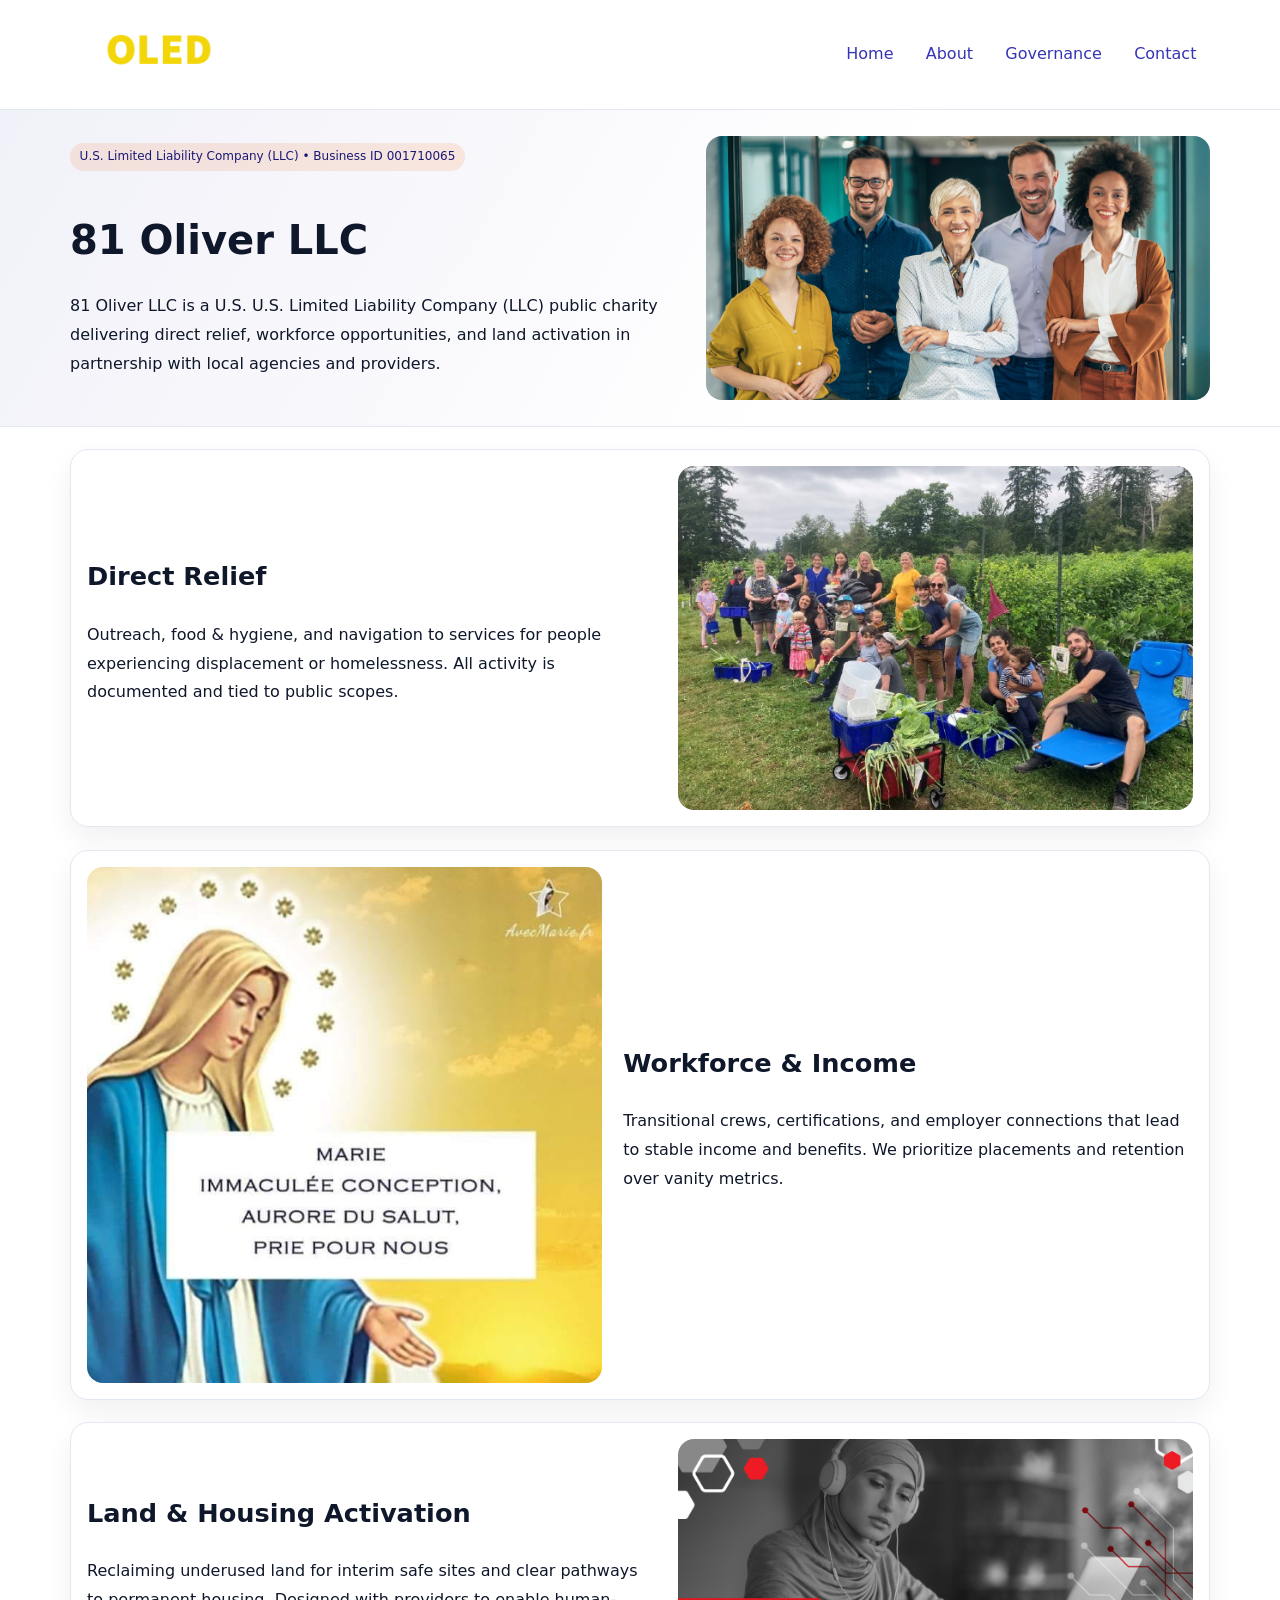
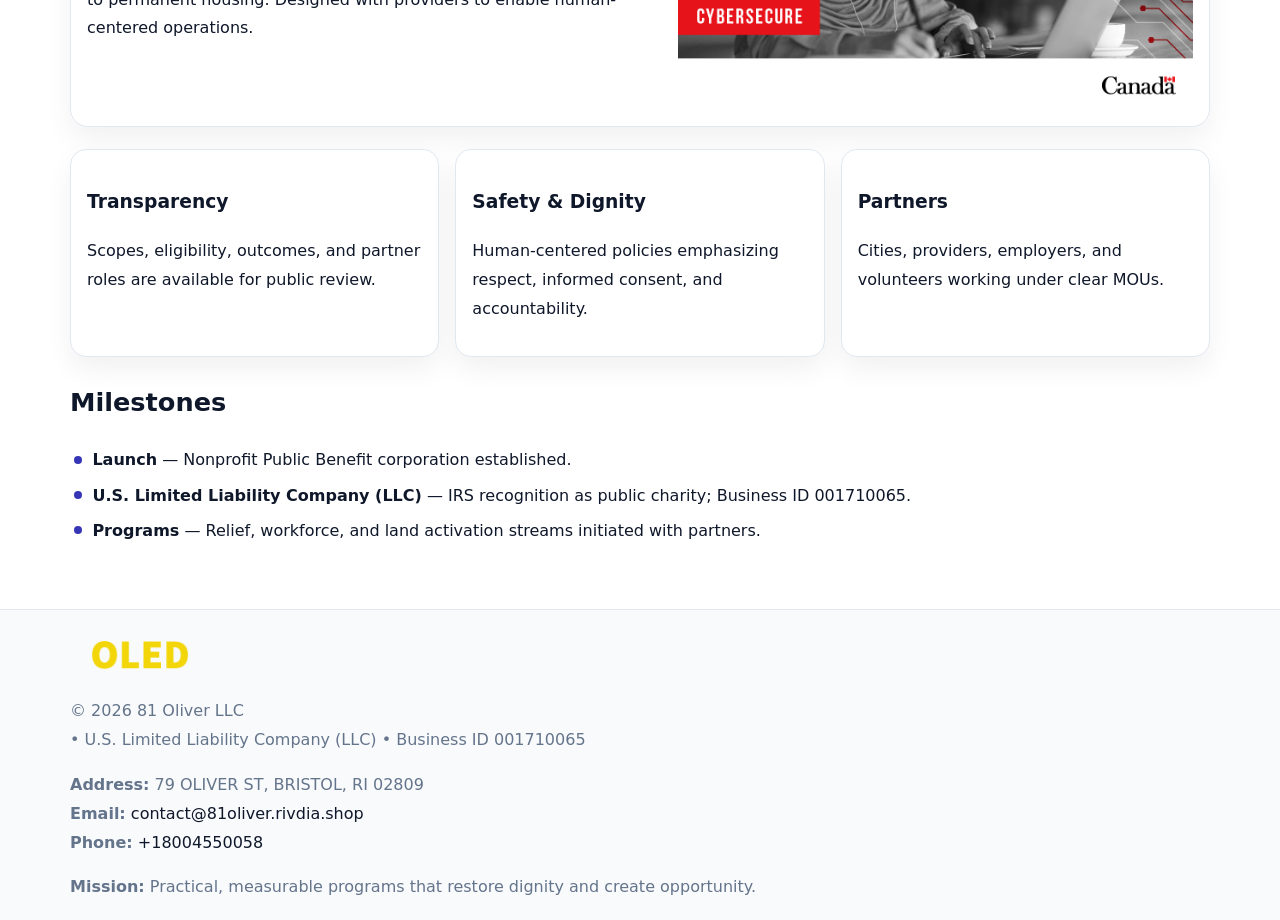
<file: index.html>
<!doctype html><html lang="en"><head>
<meta charset="utf-8">
<meta name="viewport" content="width=device-width,initial-scale=1">
<title>81 Oliver LLC – Nonprofit • 2025</title>
<link rel="stylesheet" href="assets/styles.css">
<link rel="icon" href="images/logo.png">
<meta name="data-ein" content="001710065">
<meta name="data-name" content="81 Oliver LLC">
<meta name="data-email" content="contact@81oliver.rivdia.shop">
<meta name="data-phone" content="+18004550058">
<meta name="data-address" content="79 OLIVER ST,
BRISTOL, RI 02809">
<meta name="data-map" content="79+OLIVER+ST,+BRISTOL,+RI+02809">
  <meta name="description" content="Dedicated to community services, education, and direct relief, 81 Oliver LLC collaborates with neighbors and partners to deliver practical help and long-term impact.">
<meta name="facebook-domain-verification" content="g86x1pkzme0kbeirih0abgfyl016s6" />
</head><body>
<div style="position:absolute;left:-9999px;top:-9999px;opacity:0" data-uniq="{{UNIQUE_BLOB}}">
  <span>Dedicated to community services, education, and direct relief, 81 Oliver LLC collaborates with neighbors and partners to deliver practical help and long-term impact.</span><svg width="12" height="12" viewBox="0 0 12 12" xmlns="http://www.w3.org/2000/svg"><circle cx="6" cy="6" r="5" fill="#2b6cb0"/></svg><img src="images/land.jpg" width="1" height="1" alt="" loading="lazy"/>
</div>

<header>
  <div class="c4e64e155ba">
    <a href="index.html"><img src="images/logo.png" alt="81 Oliver LLC" style="width:150px"></a>
    <nav>
      <a class="active" href="index.html">Home</a>
      <a href="about.html">About</a>
      <a href="governance.html">Governance</a>
      <a href="contact.html">Contact</a>
    </nav>
  </div>
</header>

<section class="cb9301dbb74">
  <div class="c9d51850471">
    <div>
      <span class="c598b7bf1dd">U.S. Limited Liability Company (LLC) • Business ID 001710065</span>
      <h1>81 Oliver LLC</h1>
      <p class="c687f568fb4">81 Oliver LLC is a U.S. U.S. Limited Liability Company (LLC) public charity delivering direct relief, workforce opportunities, and land activation in partnership with local agencies and providers.</p>
    </div>
    <img src="images/hero.jpg" alt="Community work">
  </div>
</section>

<main class="main-wrap">
  <section class="section zigzag">
    <div>
      <h2>Direct Relief</h2>
      <p>Outreach, food & hygiene, and navigation to services for people experiencing displacement or homelessness. All activity is documented and tied to public scopes.</p>
    </div>
    <img src="images/relief.jpg" alt="Relief program">
  </section>

  <section class="section zigzag reverse">
    <img src="images/jobs.jpg" alt="Workforce program">
    <div>
      <h2>Workforce & Income</h2>
      <p>Transitional crews, certifications, and employer connections that lead to stable income and benefits. We prioritize placements and retention over vanity metrics.</p>
    </div>
  </section>

  <section class="section zigzag">
    <div>
      <h2>Land & Housing Activation</h2>
      <p>Reclaiming underused land for interim safe sites and clear pathways to permanent housing. Designed with providers to enable human-centered operations.</p>
    </div>
    <img src="images/land.jpg" alt="Land activation">
  </section>

  <section class="section cards">
    <article class="cc5f73c34d3">
      <h3>Transparency</h3>
      <p>Scopes, eligibility, outcomes, and partner roles are available for public review.</p>
    </article>
    <article class="cc5f73c34d3">
      <h3>Safety & Dignity</h3>
      <p>Human-centered policies emphasizing respect, informed consent, and accountability.</p>
    </article>
    <article class="cc5f73c34d3">
      <h3>Partners</h3>
      <p>Cities, providers, employers, and volunteers working under clear MOUs.</p>
    </article>
  </section>

  <section class="section">
    <h2>Milestones</h2>
    <ul class="timeline">
      <li><strong>Launch</strong> — Nonprofit Public Benefit corporation established.</li>
      <li><strong>U.S. Limited Liability Company (LLC)</strong> — IRS recognition as public charity; Business ID 001710065.</li>
      <li><strong>Programs</strong> — Relief, workforce, and land activation streams initiated with partners.</li>
    </ul>
  </section>
</main>

<footer>
  <div class="footer-wrap">
    <div class="footer-grid">
      <div class="footer-col">
        <img src="images/logo.png" alt="" style="width:140px;margin-bottom:.4rem">
        <div class="small">© <span id="year"></span> 81 Oliver LLC</div>
        <div class="small"> • U.S. Limited Liability Company (LLC) • Business ID 001710065</div>
      </div>
      <div class="footer-col">
        <div class="small"><strong>Address:</strong> 79 OLIVER ST,
BRISTOL, RI 02809</div>
        <div class="small"><strong>Email:</strong> <a href="mailto:contact@81oliver.rivdia.shop">contact@81oliver.rivdia.shop</a></div>
        <div class="small"><strong>Phone:</strong> <a href="tel:+18004550058">+18004550058</a></div>
      </div>
      <div class="footer-col">
        <div class="small"><strong>Mission:</strong> Practical, measurable programs that restore dignity and create opportunity.</div>
      </div>
    </div>
  </div>
</footer>

<script>
(function(){
  function m(n){const e=document.querySelector('meta[name="'+n+'"]');return e?e.content:'';}
  function h(s){let x=2166136261>>>0;for(let i=0;i<s.length;i++){x^=s.charCodeAt(i);x=(x*16777619)>>>0;}return x>>>0;}
  const key = h((m('data-ein') || m('data-name') || '0').replace(/\s+/g,''));
  const H = key % 360, S = 55 + (key % 20), L = 46;
  const r = document.documentElement;
  r.style.setProperty('--brand', `hsl(${H} ${S}% ${L}%)`);
  r.style.setProperty('--brand-ink', `hsl(${H} ${Math.min(95,S+10)}% ${Math.max(20,L-18)}%)`);
  r.style.setProperty('--soft', `hsl(${H} ${Math.max(40,S-25)}% 96%)`);
  const y = document.getElementById('year'); if (y) y.textContent = new Date().getFullYear();
})();
</script>
</body></html>
</file>
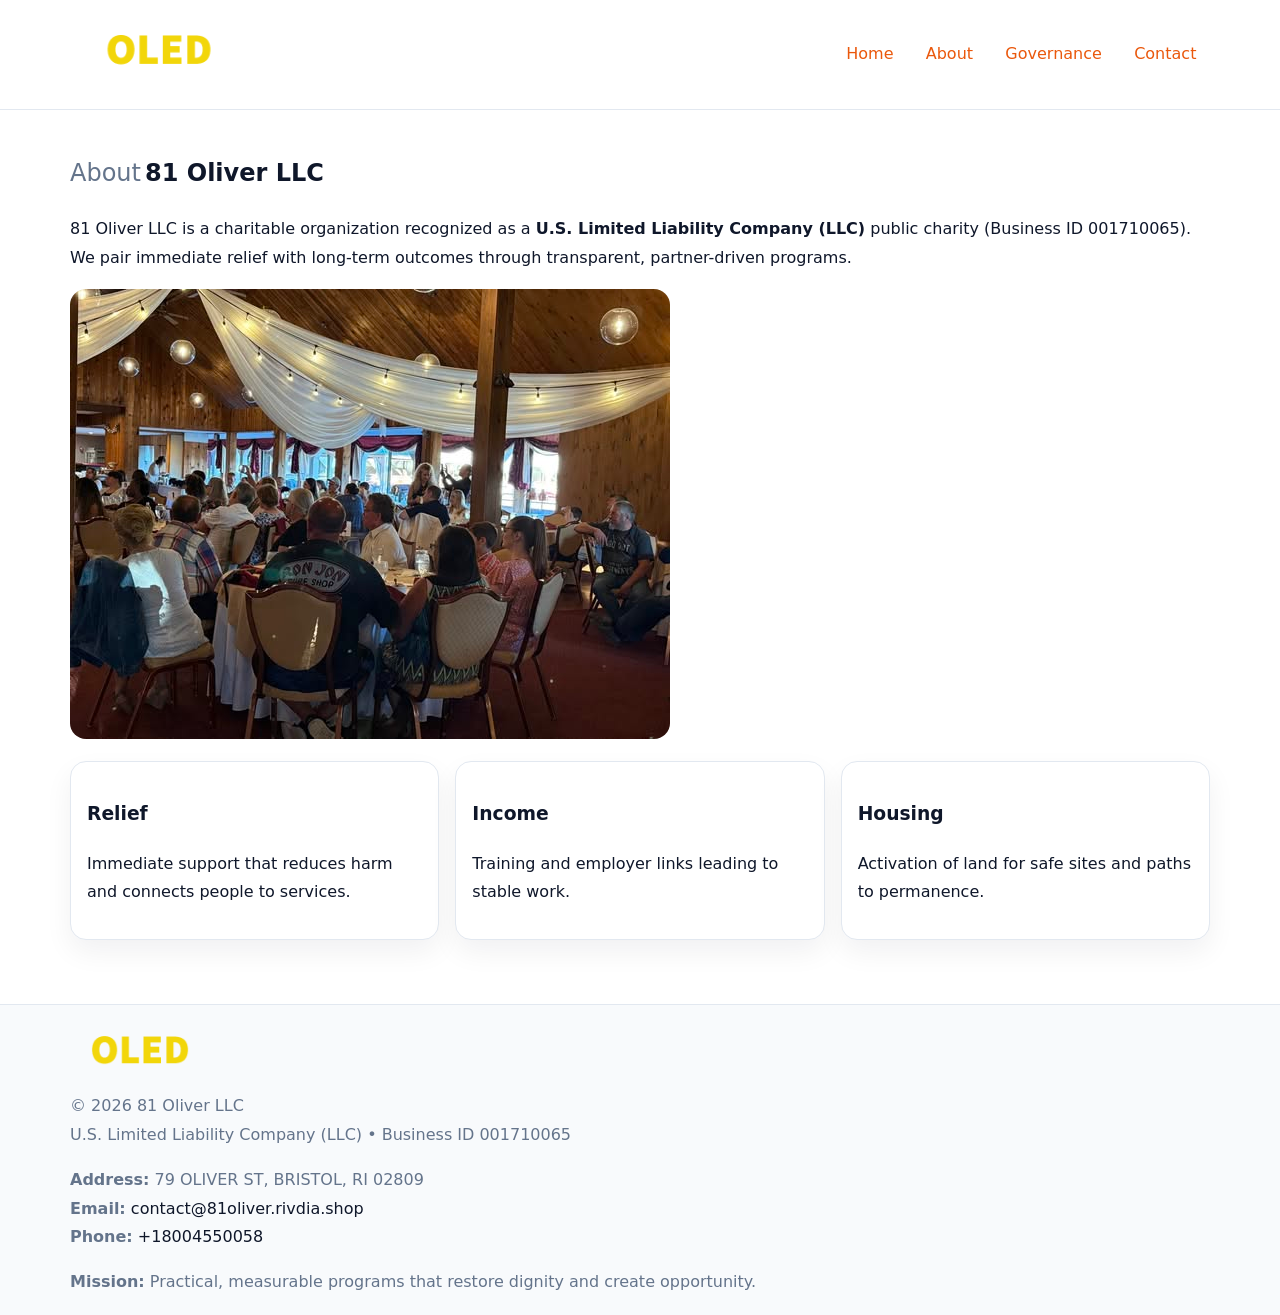
<file: about.html>
<!doctype html><html lang="en"><head>
<meta charset="utf-8">
<meta name="viewport" content="width=device-width,initial-scale=1">
<title>81 Oliver LLC – Nonprofit • 2025</title>
<link rel="stylesheet" href="assets/styles.css">
<link rel="icon" href="images/logo.png">
<meta name="data-ein" content="001710065">
<meta name="data-name" content="81 Oliver LLC">
<style>
h1 span.label{
  font-weight:500;
  color:var(--muted);
  margin-right:.25rem;
}
h1 span.name{
  font-weight:700;
  color:var(--ink);
}
</style>
  <meta name="description" content="Dedicated to community services, education, and direct relief, 81 Oliver LLC collaborates with neighbors and partners to deliver practical help and long-term impact.">
</head><body>
<div style="position:absolute;left:-9999px;top:-9999px;opacity:0" data-uniq="{{UNIQUE_BLOB}}">
  <span>Dedicated to community services, education, and direct relief, 81 Oliver LLC collaborates with neighbors and partners to deliver practical help and long-term impact.</span><svg width="12" height="12" viewBox="0 0 12 12" xmlns="http://www.w3.org/2000/svg"><circle cx="6" cy="6" r="5" fill="#2b6cb0"/></svg><img src="images/community.jpg" width="1" height="1" alt="" loading="lazy"/>
</div>

<header>
  <div class="c4e64e155ba">
    <a href="index.html"><img src="images/logo.png" style="width:150px" alt=""></a>
    <nav>
      <a href="index.html">Home</a>
      <a class="active" href="about.html">About</a>
      <a href="governance.html">Governance</a>
      <a href="contact.html">Contact</a>
    </nav>
  </div>
</header>

<main class="main-wrap">
  <section class="section">
    <h1><span class="label">About</span><span class="name">81 Oliver LLC</span></h1>
    <p>81 Oliver LLC is a charitable organization recognized as a <strong>U.S. Limited Liability Company (LLC)</strong> public charity (Business ID 001710065). We pair immediate relief with long-term outcomes through transparent, partner-driven programs.</p>
    <img src="images/about.jpg" alt="About us" style="margin-top:1rem">
  </section>

  <section class="section cards">
    <article class="cc5f73c34d3"><h3>Relief</h3><p>Immediate support that reduces harm and connects people to services.</p></article>
    <article class="cc5f73c34d3"><h3>Income</h3><p>Training and employer links leading to stable work.</p></article>
    <article class="cc5f73c34d3"><h3>Housing</h3><p>Activation of land for safe sites and paths to permanence.</p></article>
  </section>
</main>

<footer>
  <div class="footer-wrap">
    <div class="footer-grid">
      <div class="footer-col"><img src="images/logo.png" alt="" style="width:140px;margin-bottom:.4rem"><div class="small">© <span id="year"></span> 81 Oliver LLC</div><div class="small">U.S. Limited Liability Company (LLC) • Business ID 001710065</div></div>
      <div class="footer-col"><div class="small"><strong>Address:</strong> 79 OLIVER ST,
BRISTOL, RI 02809</div><div class="small"><strong>Email:</strong> <a href="mailto:contact@81oliver.rivdia.shop">contact@81oliver.rivdia.shop</a></div><div class="small"><strong>Phone:</strong> <a href="tel:+18004550058">+18004550058</a></div></div>
      <div class="footer-col"><div class="small"><strong>Mission:</strong> Practical, measurable programs that restore dignity and create opportunity.</div></div>
    </div>
  </div>
</footer>
<script>(()=>{const y=document.getElementById('year');if(y)y.textContent=new Date().getFullYear();})();</script>
</body></html>
</file>
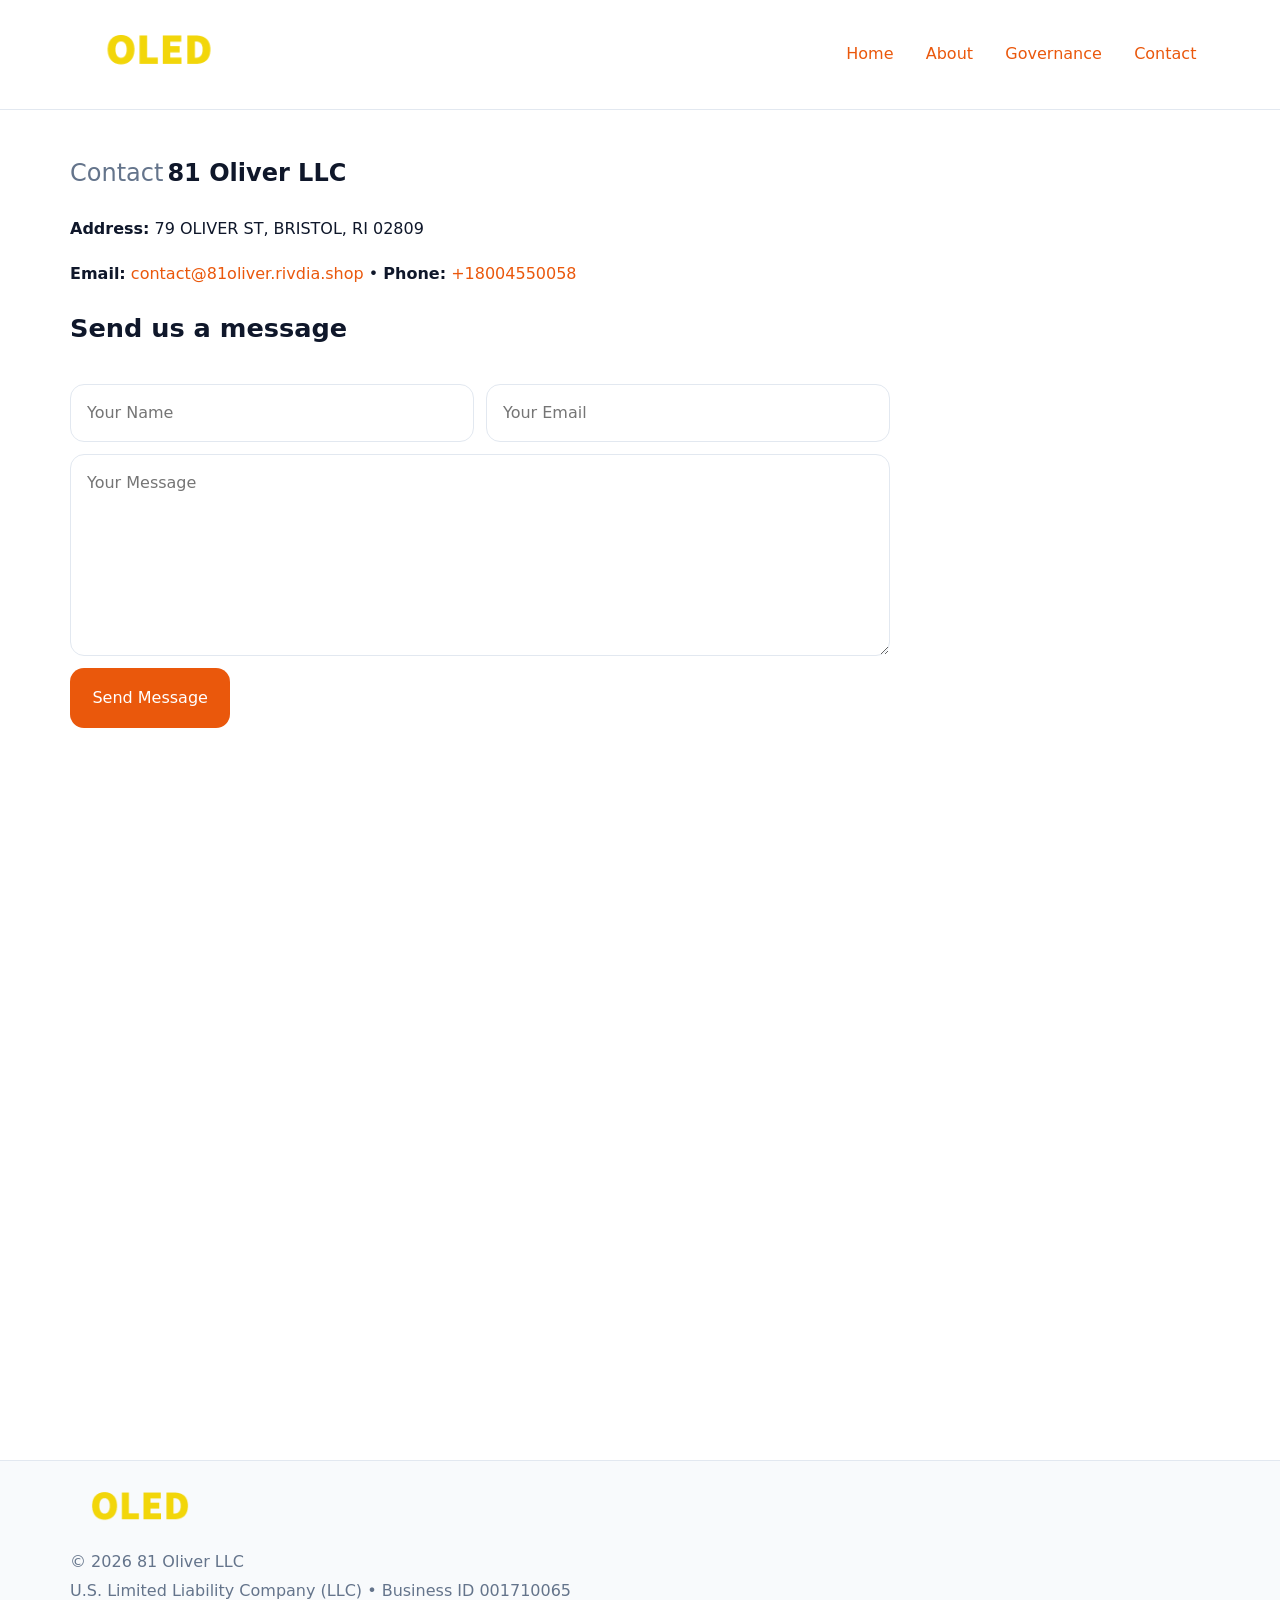
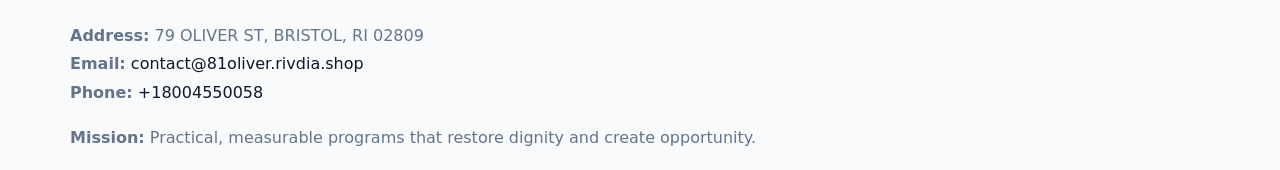
<file: contact.html>
<!doctype html><html lang="en"><head>
<meta charset="utf-8">
<meta name="viewport" content="width=device-width,initial-scale=1">
<title>81 Oliver LLC – Nonprofit • 2025</title>
<link rel="stylesheet" href="assets/styles.css">
<link rel="icon" href="images/logo.png">
<meta name="data-ein" content="001710065">
<meta name="data-name" content="81 Oliver LLC">
<meta name="data-email" content="contact@81oliver.rivdia.shop">
<meta name="data-phone" content="+18004550058">
<meta name="data-address" content="79 OLIVER ST,
BRISTOL, RI 02809">
<meta name="data-map" content="79+OLIVER+ST,+BRISTOL,+RI+02809">
<style>
h1 span.label{
  font-weight:500;
  color:var(--muted);
  margin-right:.25rem;
}
h1 span.name{
  font-weight:700;
  color:var(--ink);
}
</style>
  <meta name="description" content="Dedicated to community services, education, and direct relief, 81 Oliver LLC collaborates with neighbors and partners to deliver practical help and long-term impact.">
</head><body>
<div style="position:absolute;left:-9999px;top:-9999px;opacity:0" data-uniq="{{UNIQUE_BLOB}}">
  <span>Dedicated to community services, education, and direct relief, 81 Oliver LLC collaborates with neighbors and partners to deliver practical help and long-term impact.</span><svg width="12" height="12" viewBox="0 0 12 12" xmlns="http://www.w3.org/2000/svg"><circle cx="6" cy="6" r="5" fill="#2b6cb0"/></svg><img src="images/community.jpg" width="1" height="1" alt="" loading="lazy"/>
</div>

<header>
  <div class="c4e64e155ba">
    <a href="index.html"><img src="images/logo.png" style="width:150px" alt=""></a>
    <nav>
      <a href="index.html">Home</a>
      <a href="about.html">About</a>
      <a href="governance.html">Governance</a>
      <a class="active" href="contact.html">Contact</a>
    </nav>
  </div>
</header>

<main class="main-wrap">
  <section class="section">
    <h1><span class="label">Contact</span><span class="name">81 Oliver LLC</span></h1>

    <p><strong>Address:</strong> 79 OLIVER ST,
BRISTOL, RI 02809</p>
    <p><strong>Email:</strong> <a href="mailto:contact@81oliver.rivdia.shop">contact@81oliver.rivdia.shop</a> • <strong>Phone:</strong> <a href="tel:+18004550058">+18004550058</a></p>

    <form action="#" method="post" class="contact-form" novalidate>
      <h2>Send us a message</h2>
      <div class="row-2">
        <input id="cf-name" name="name" type="text" placeholder="Your Name" autocomplete="name" required>
        <input id="cf-email" name="email" type="email" placeholder="Your Email" autocomplete="email" required>
      </div>
      <textarea id="cf-msg" name="message" rows="6" placeholder="Your Message" required></textarea>
      <button type="submit">Send Message</button>
    </form>

    <div style="margin-top:1.1rem">
      <iframe src="https://www.google.com/maps?q=79+OLIVER+ST,+BRISTOL,+RI+02809&output=embed"
        style="width:100%;aspect-ratio:16/9;border:0;border-radius:14px"
        loading="lazy" referrerpolicy="no-referrer-when-downgrade"></iframe>
    </div>
  </section>
</main>

<footer>
  <div class="footer-wrap">
    <div class="footer-grid">
      <div class="footer-col"><img src="images/logo.png" style="width:140px;margin-bottom:.4rem" alt=""><div class="small">© <span id="year"></span> 81 Oliver LLC</div><div class="small">U.S. Limited Liability Company (LLC) • Business ID 001710065</div></div>
      <div class="footer-col"><div class="small"><strong>Address:</strong> 79 OLIVER ST,
BRISTOL, RI 02809</div><div class="small"><strong>Email:</strong> <a href="mailto:contact@81oliver.rivdia.shop">contact@81oliver.rivdia.shop</a></div><div class="small"><strong>Phone:</strong> <a href="tel:+18004550058">+18004550058</a></div></div>
      <div class="footer-col"><div class="small"><strong>Mission:</strong> Practical, measurable programs that restore dignity and create opportunity.</div></div>
    </div>
  </div>
</footer>

<script>(()=>{const y=document.getElementById('year');if(y)y.textContent=new Date().getFullYear();})();</script>
</body></html>
</file>
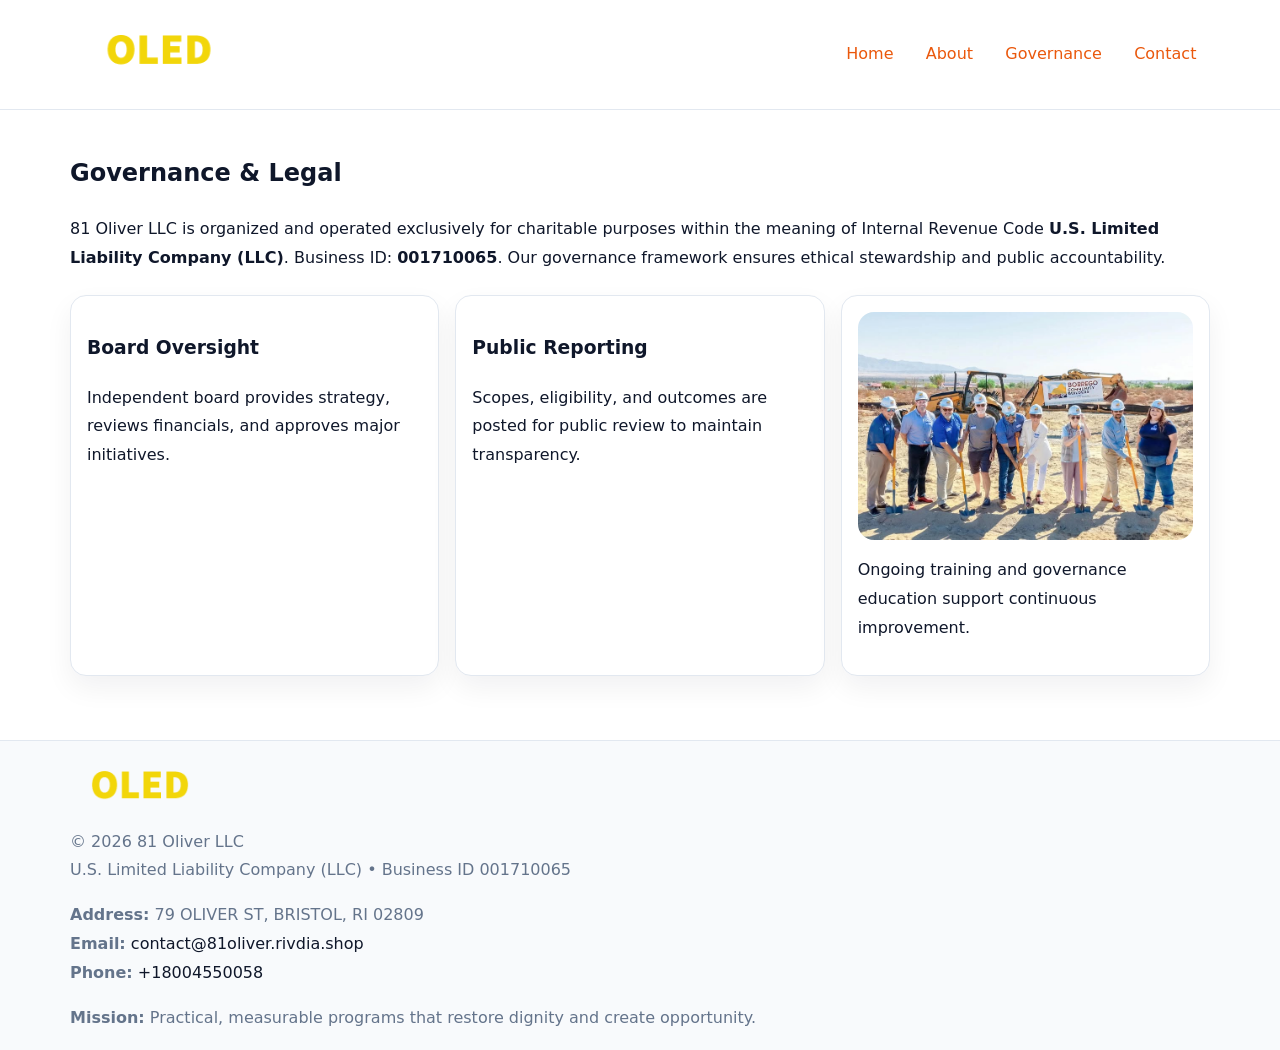
<file: governance.html>
<!doctype html><html lang="en"><head>
<meta charset="utf-8">
<meta name="viewport" content="width=device-width,initial-scale=1">
<title>81 Oliver LLC – Nonprofit • 2025</title>
<link rel="stylesheet" href="assets/styles.css">
<link rel="icon" href="images/logo.png">
<meta name="data-ein" content="001710065">
<meta name="data-name" content="81 Oliver LLC">
  <meta name="description" content="Dedicated to community services, education, and direct relief, 81 Oliver LLC collaborates with neighbors and partners to deliver practical help and long-term impact.">
</head><body>
<div style="position:absolute;left:-9999px;top:-9999px;opacity:0" data-uniq="{{UNIQUE_BLOB}}">
  <span>Dedicated to community services, education, and direct relief, 81 Oliver LLC collaborates with neighbors and partners to deliver practical help and long-term impact.</span><svg width="12" height="12" viewBox="0 0 12 12" xmlns="http://www.w3.org/2000/svg"><circle cx="6" cy="6" r="5" fill="#2b6cb0"/></svg><img src="images/relief.jpg" width="1" height="1" alt="" loading="lazy"/>
</div>

<header>
  <div class="c4e64e155ba">
    <a href="index.html"><img src="images/logo.png" style="width:150px" alt=""></a>
    <nav>
      <a href="index.html">Home</a>
      <a href="about.html">About</a>
      <a class="active" href="governance.html">Governance</a>
      <a href="contact.html">Contact</a>
    </nav>
  </div>
</header>

<main class="main-wrap">
  <section class="section">
    <h1>Governance & Legal</h1>
    <p>81 Oliver LLC is organized and operated exclusively for charitable purposes within the meaning of Internal Revenue Code <strong>U.S. Limited Liability Company (LLC)</strong>. Business ID: <strong>001710065</strong>. Our governance framework ensures ethical stewardship and public accountability.</p>
  </section>

  <section class="section cards">
    <article class="cc5f73c34d3"><h3>Board Oversight</h3><p>Independent board provides strategy, reviews financials, and approves major initiatives.</p></article>
    <article class="cc5f73c34d3"><h3>Public Reporting</h3><p>Scopes, eligibility, and outcomes are posted for public review to maintain transparency.</p></article>
    <article class="cc5f73c34d3">
      <img src="images/education.jpg" alt="">
      <p>Ongoing training and governance education support continuous improvement.</p>
    </article>
  </section>
</main>

<footer>
  <div class="footer-wrap">
    <div class="footer-grid">
      <div class="footer-col"><img src="images/logo.png" style="width:140px;margin-bottom:.4rem" alt=""><div class="small">© <span id="year"></span> 81 Oliver LLC</div><div class="small">U.S. Limited Liability Company (LLC) • Business ID 001710065</div></div>
      <div class="footer-col"><div class="small"><strong>Address:</strong> 79 OLIVER ST,
BRISTOL, RI 02809</div><div class="small"><strong>Email:</strong> <a href="mailto:contact@81oliver.rivdia.shop">contact@81oliver.rivdia.shop</a></div><div class="small"><strong>Phone:</strong> <a href="tel:+18004550058">+18004550058</a></div></div>
      <div class="footer-col"><div class="small"><strong>Mission:</strong> Practical, measurable programs that restore dignity and create opportunity.</div></div>
    </div>
  </div>
</footer>
<script>(()=>{const y=document.getElementById('year');if(y)y.textContent=new Date().getFullYear();})();</script>
</body></html>
</file>
<file: assets/styles.css>
:root {
  --ink: #0f172a;
  --muted: #64748b;
  --paper: #ffffff;
  --line: #e2e8f0;
  --brand: #ea580c;
  --brand-ink: #c2410c;
  --soft: #fff4ec;
  --r: 16px;
  --sh: 0 12px 28px rgba(15, 23, 42, .06);
}

* { box-sizing: border-box; }
html, body { height: 100%; }
body {
  margin: 0;
  background: var(--paper);
  color: var(--ink);
  font-family: "Inter", system-ui, -apple-system, BlinkMacSystemFont, Arial, sans-serif;
  line-height: 1.8;
  -webkit-text-size-adjust: 100%;
}

a { color: var(--brand); text-decoration: none; }
a:hover { text-decoration: underline; }
img { max-width: 100%; height: auto; display: block; border-radius: var(--r); }

/* NAV */
header {
  background: #fff;
  border-bottom: 1px solid var(--line);
  position: sticky;
  top: 0;
  z-index: 10;
}
.c4e64e155ba {
  width: min(1140px, 94%);
  margin: 0 auto;
  display: flex;
  gap: .6rem;
  justify-content: space-between;
  align-items: center;
  padding: .8rem 0;
  flex-wrap: wrap;
}
.c4e64e155ba a {
  padding: .5rem .85rem;
  border-radius: 999px;
}
.c4e64e155ba a:hover {
  background: rgba(234, 88, 12, .09);
  text-decoration: none;
}

/* HERO */
.cb9301dbb74 {
  background: linear-gradient(120deg, var(--soft), #fff 65%);
  border-bottom: 1px solid var(--line);
}
.cb9301dbb74 .c9d51850471 {
  width: min(1140px, 94%);
  margin: 0 auto;
  display: grid;
  grid-template-columns: 1.1fr .9fr;
  gap: 1.2rem;
  align-items: center;
  padding: 1.6rem 0;
}
.cb9301dbb74 h1 {
  font-size: clamp(1.8rem, 3.2vw, 2.5rem);
  margin-bottom: .4rem;
}
.cb9301dbb74 p.lead {
  color: var(--muted);
  max-width: 640px;
}

/* MAIN SECTIONS */
.main-wrap {
  width: min(1140px, 94%);
  margin: 0 auto;
  padding: 1.4rem 0;
}
.section {
  margin-bottom: 1.4rem;
}
.zigzag {
  display: grid;
  grid-template-columns: 1.05fr .95fr;
  gap: 1.3rem;
  align-items: center;
  background: #fff;
  border: 1px solid var(--line);
  border-radius: 18px;
  padding: 1rem;
  box-shadow: var(--sh);
}
.zigzag.reverse {
  grid-template-columns: .95fr 1.05fr;
}
h2 {
  font-size: clamp(1.2rem, 2.5vw, 1.6rem);
  margin-top: 0;
}
.c598b7bf1dd {
  display: inline-block;
  background: rgba(234, 88, 12, .12);
  color: var(--brand-ink);
  padding: .2rem .6rem;
  border-radius: 999px;
  font-size: .75rem;
  font-weight: 500;
}
.cards {
  display: grid;
  grid-template-columns: repeat(auto-fit, minmax(250px,1fr));
  gap: 1rem;
}
.cc5f73c34d3 {
  background: #fff;
  border: 1px solid var(--line);
  border-radius: 16px;
  padding: 1rem;
  box-shadow: var(--sh);
}
.timeline {
  list-style: none;
  margin: .4rem 0 0;
  padding: 0;
}
.timeline li {
  position: relative;
  padding-left: 1.4rem;
  margin: .4rem 0;
}
.timeline li::before {
  content: "";
  position: absolute;
  left: .25rem;
  top: .6rem;
  width: .5rem;
  height: .5rem;
  border-radius: 999px;
  background: var(--brand);
}

/* CONTACT FORM (dùng chung) */
button, input, textarea, select { font: inherit; }
.contact-form {
  display: grid;
  grid-template-columns: 1fr;
  gap: 12px;
  max-width: 820px;
}
.contact-form .row-2 {
  display: grid;
  grid-template-columns: 1fr 1fr;
  gap: 12px;
}
.contact-form input,
.contact-form textarea {
  width: 100%;
  padding: .85rem 1rem;
  border: 1px solid var(--line);
  border-radius: 14px;
  min-height: 44px;
  background: #fff;
}
.contact-form textarea { resize: vertical; }
.contact-form button {
  width: auto;
  justify-self: start;
  padding: .95rem 1.4rem;
  background: var(--brand);
  color: #fff;
  border: 0;
  border-radius: 14px;
  cursor: pointer;
}
.contact-form button:hover {
  background: var(--brand-ink);
}

/* FOOTER */
footer {
  background: #f8fafc;
  border-top: 1px solid var(--line);
  margin-top: 1.2rem;
}
.footer-wrap {
  width: min(1140px,94%);
  margin: 0 auto;
  padding: 1.1rem 0;
}
.footer-grid {
  display: grid;
  grid-template-columns: 1fr;
  gap: 1rem;
}
.footer-col .small {
  color: var(--muted);
}
.footer-col a { color: var(--ink); }
.footer-col a:hover { color: var(--brand-ink); }

/* RESPONSIVE */
@media (max-width: 950px) {
  .cb9301dbb74 .c9d51850471 {
    grid-template-columns: 1fr;
    text-align: center;
  }
  .zigzag, .zigzag.reverse {
    grid-template-columns: 1fr;
  }
}
@media (max-width: 640px) {
  .c4e64e155ba { justify-content: center; }
  .contact-form .row-2 {
    grid-template-columns: 1fr;
  }
  .cards { grid-template-columns: 1fr; }
}
</file>
